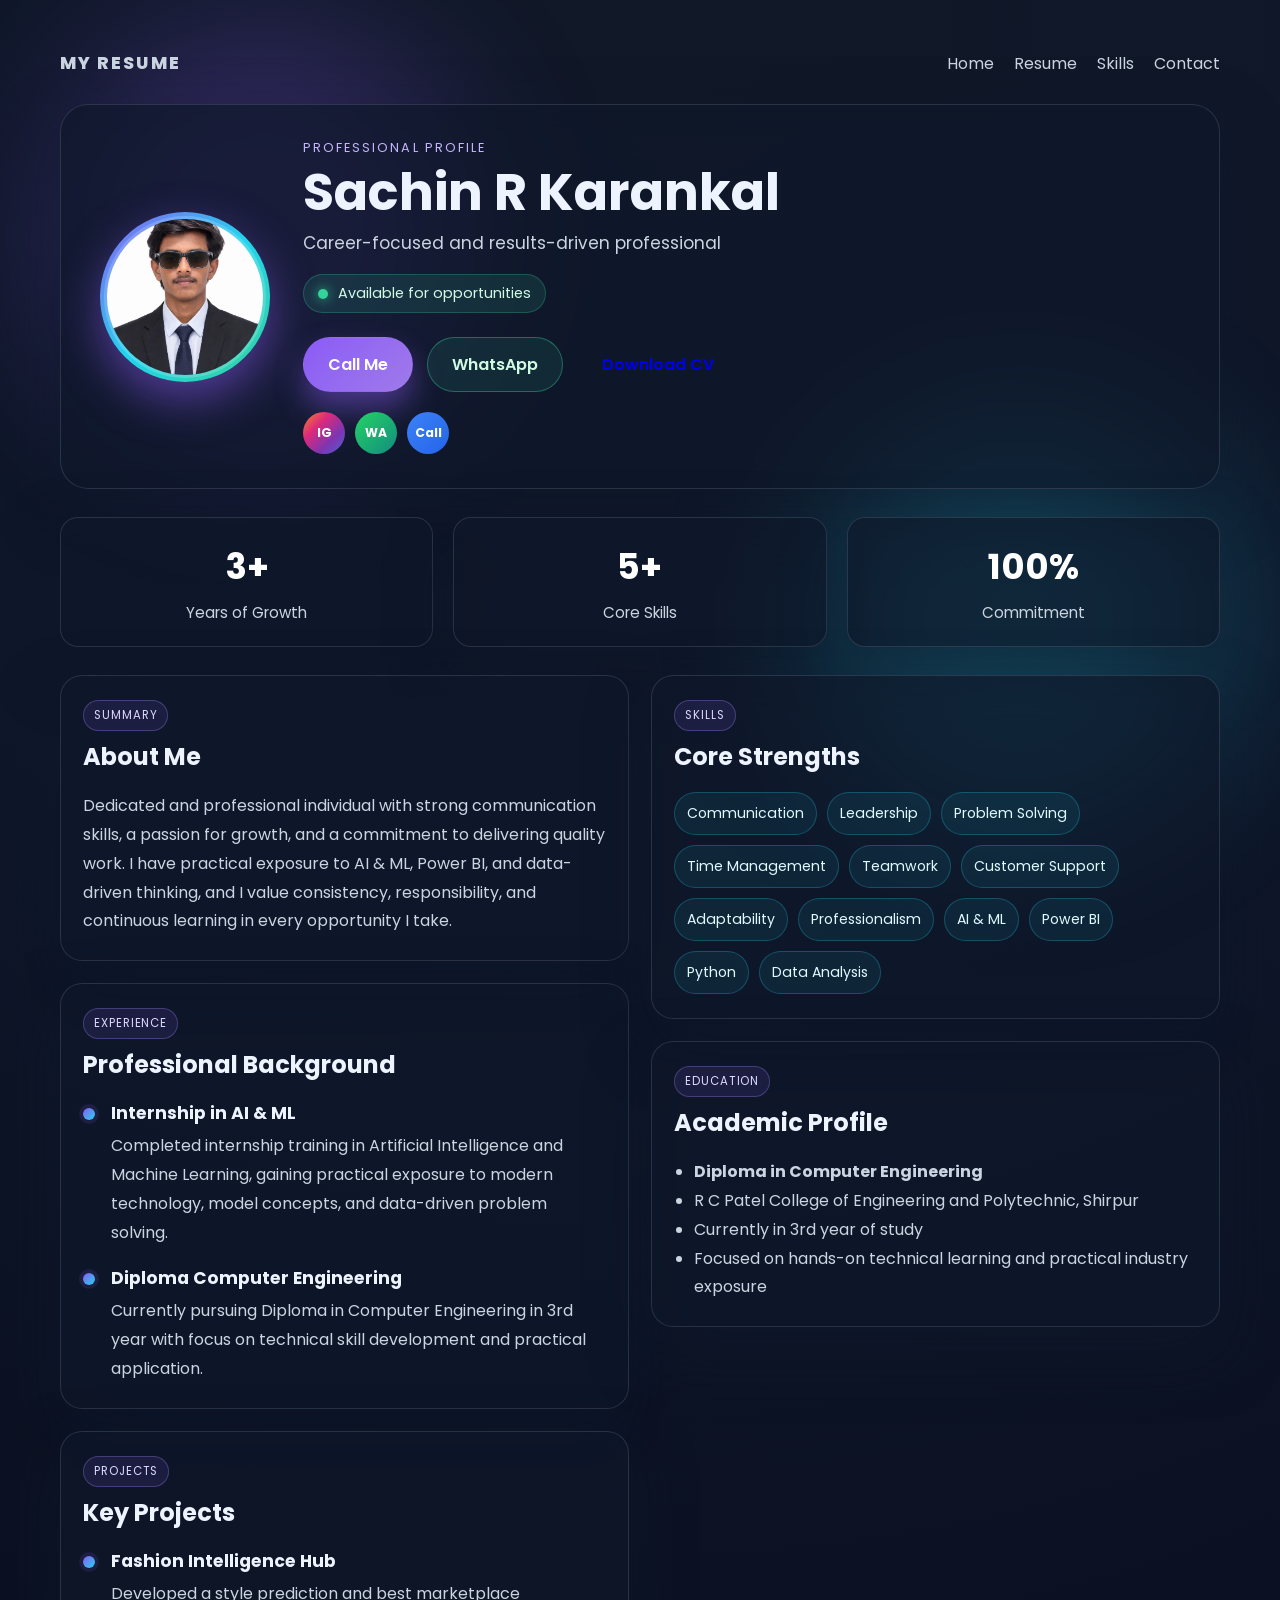
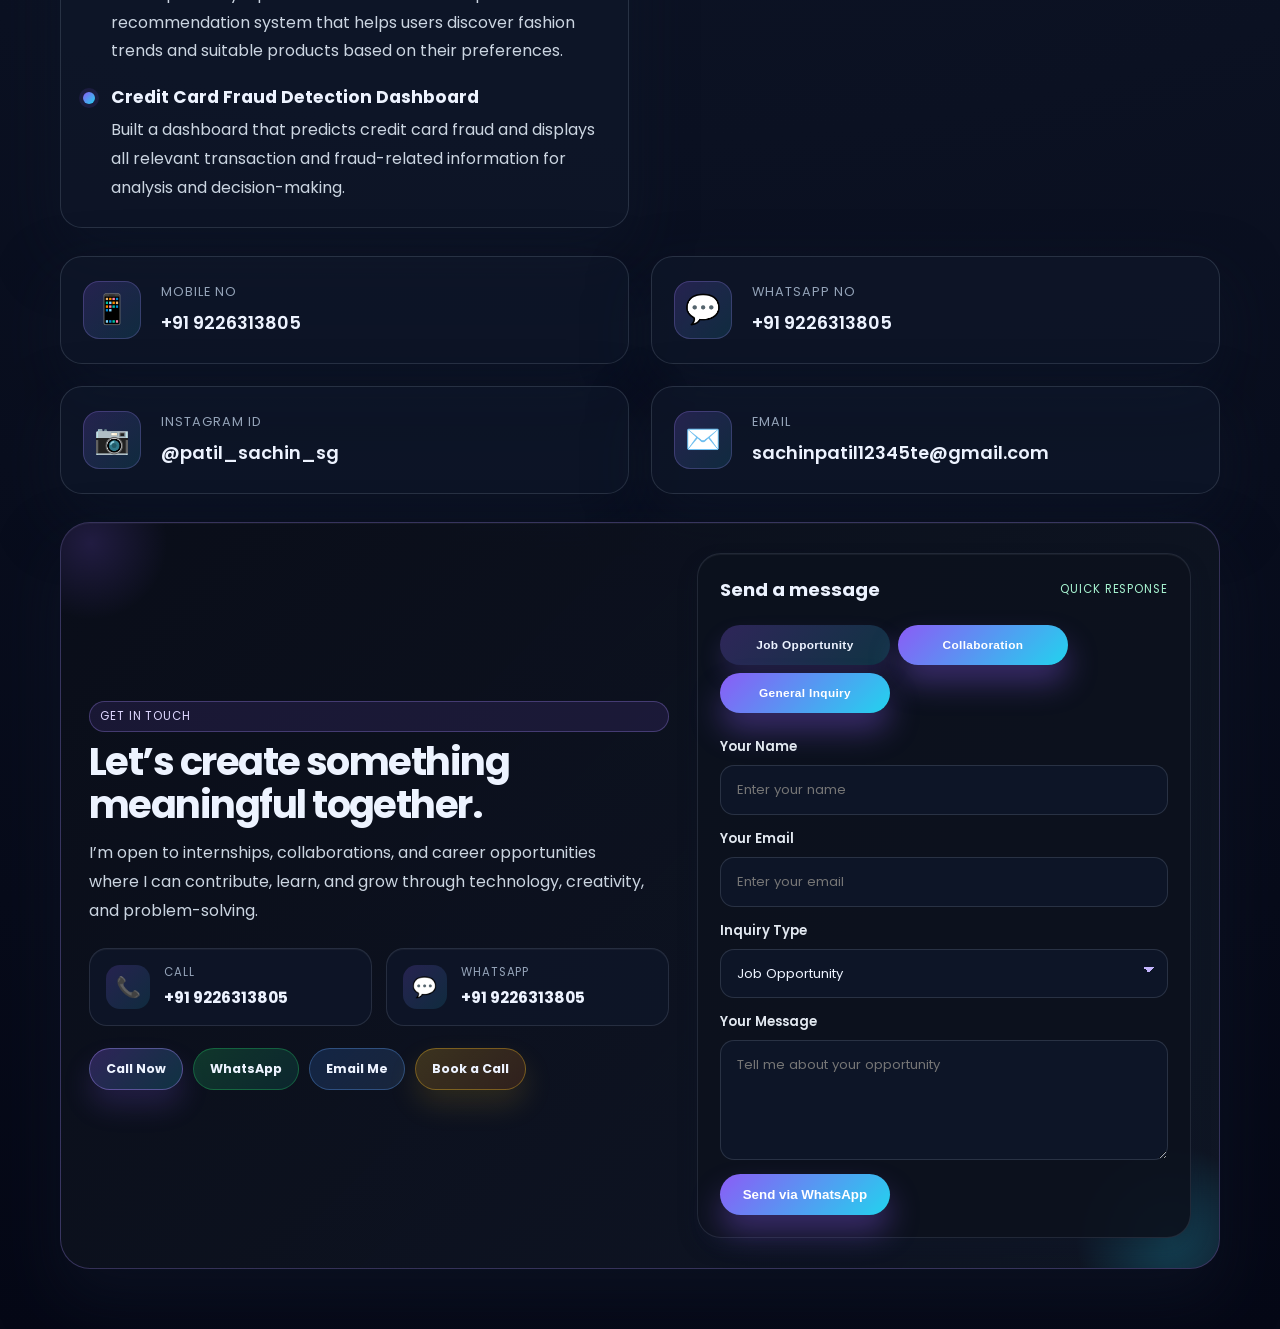
<file: index.html>
<!DOCTYPE html>
<html lang="en">
  <head>
    <meta charset="UTF-8" />
    <meta name="viewport" content="width=device-width, initial-scale=1.0" />
    <title>Sachin R Karankal | Resume</title>
    <meta
      name="description"
      content="Live resume and personal portfolio for Sachin R Karankal with contact, skills, experience, and education details."
    />
    <link rel="preconnect" href="https://fonts.googleapis.com" />
    <link rel="preconnect" href="https://fonts.gstatic.com" crossorigin />
    <link
      href="https://fonts.googleapis.com/css2?family=Poppins:wght@400;500;600;700;800&display=swap"
      rel="stylesheet"
    />
    <link rel="stylesheet" href="styles.css" />
  </head>
  <body>
    <div class="background-glow glow-one"></div>
    <div class="background-glow glow-two"></div>

    <div class="page-shell">
      <header class="topbar">
        <div class="brand">MY RESUME</div>
        <nav class="nav">
          <a href="#home">Home</a>
          <a href="#resume">Resume</a>
          <a href="#skills">Skills</a>
          <a href="#contact">Contact</a>
        </nav>
      </header>

      <main class="hero" id="home">
        <section class="profile-card reveal">
          <div class="avatar-wrap">
            <div class="avatar-frame">
              <img
                src="ae1c50ea0808b5c9713262096ec880877b22d108595d8da593c5ed6d5f5ffd43.png"
                alt="Sachin R Karankal profile"
              />
            </div>
          </div>

          <div class="profile-info">
            <p class="eyebrow">Professional profile</p>
            <h1>Sachin R Karankal</h1>
            <p class="tagline">Career-focused and results-driven professional</p>

            <div class="status-row">
              <span class="status-dot"></span>
              Available for opportunities
            </div>

            <div class="actions">
              <a class="btn primary" href="tel:+919226313805">Call Me</a>
              <a class="btn secondary" href="https://wa.me/919226313805" target="_blank" rel="noreferrer">WhatsApp</a>
              <a class="btn ghost" href="Sachin_R_Karankal_CV.docx" download>Download CV</a>
            </div>

            <div class="social-row">
              <a href="https://instagram.com/patil_sachin_sg" target="_blank" rel="noreferrer" aria-label="Instagram" class="social-link instagram">IG</a>
              <a href="https://wa.me/919226313805" target="_blank" rel="noreferrer" aria-label="WhatsApp" class="social-link whatsapp">WA</a>
              <a href="tel:+919226313805" aria-label="Phone" class="social-link phone">Call</a>
            </div>
          </div>
        </section>

        <section class="stats-grid reveal">
          <div class="stat-box">
            <strong>3+</strong>
            <span>Years of Growth</span>
          </div>
          <div class="stat-box">
            <strong>5+</strong>
            <span>Core Skills</span>
          </div>
          <div class="stat-box">
            <strong>100%</strong>
            <span>Commitment</span>
          </div>
        </section>

        <section id="resume" class="resume-layout reveal">
          <div class="resume-column">
            <div class="panel">
              <div class="section-header">
                <span class="mini-badge">Summary</span>
                <h2>About Me</h2>
              </div>
              <p>
                Dedicated and professional individual with strong communication skills,
                a passion for growth, and a commitment to delivering quality work.
                I have practical exposure to AI & ML, Power BI, and data-driven thinking,
                and I value consistency, responsibility, and continuous learning in every
                opportunity I take.
              </p>
            </div>

            <div class="panel">
              <div class="section-header">
                <span class="mini-badge">Experience</span>
                <h2>Professional Background</h2>
              </div>

              <div class="timeline">
                <div class="timeline-item">
                  <div class="dot"></div>
                  <div>
                    <h3>Internship in AI & ML</h3>
                    <p>Completed internship training in Artificial Intelligence and Machine Learning, gaining practical exposure to modern technology, model concepts, and data-driven problem solving.</p>
                  </div>
                </div>
                <div class="timeline-item">
                  <div class="dot"></div>
                  <div>
                    <h3>Diploma Computer Engineering</h3>
                    <p>Currently pursuing Diploma in Computer Engineering in 3rd year with focus on technical skill development and practical application.</p>
                  </div>
                </div>
              </div>
            </div>

            <div class="panel">
              <div class="section-header">
                <span class="mini-badge">Projects</span>
                <h2>Key Projects</h2>
              </div>

              <div class="timeline">
                <div class="timeline-item">
                  <div class="dot"></div>
                  <div>
                    <h3>Fashion Intelligence Hub</h3>
                    <p>Developed a style prediction and best marketplace recommendation system that helps users discover fashion trends and suitable products based on their preferences.</p>
                  </div>
                </div>
                <div class="timeline-item">
                  <div class="dot"></div>
                  <div>
                    <h3>Credit Card Fraud Detection Dashboard</h3>
                    <p>Built a dashboard that predicts credit card fraud and displays all relevant transaction and fraud-related information for analysis and decision-making.</p>
                  </div>
                </div>
              </div>
            </div>
          </div>

          <div class="resume-column">
            <div class="panel" id="skills">
              <div class="section-header">
                <span class="mini-badge">Skills</span>
                <h2>Core Strengths</h2>
              </div>
              <div class="skill-tags">
                <span>Communication</span>
                <span>Leadership</span>
                <span>Problem Solving</span>
                <span>Time Management</span>
                <span>Teamwork</span>
                <span>Customer Support</span>
                <span>Adaptability</span>
                <span>Professionalism</span>
                <span>AI & ML</span>
                <span>Power BI</span>
                <span>Python</span>
                <span>Data Analysis</span>
              </div>
            </div>

            <div class="panel">
              <div class="section-header">
                <span class="mini-badge">Education</span>
                <h2>Academic Profile</h2>
              </div>
              <ul class="education-list">
                <li><strong>Diploma in Computer Engineering</strong></li>
                <li>R C Patel College of Engineering and Polytechnic, Shirpur</li>
                <li>Currently in 3rd year of study</li>
                <li>Focused on hands-on technical learning and practical industry exposure</li>
              </ul>
            </div>
          </div>
        </section>

        <section id="contact" class="info-grid reveal">
          <article class="info-box card-animate">
            <span class="icon">📱</span>
            <div>
              <p class="label">Mobile No</p>
              <h3>+91 9226313805</h3>
            </div>
          </article>

          <article class="info-box card-animate">
            <span class="icon">💬</span>
            <div>
              <p class="label">WhatsApp No</p>
              <h3>+91 9226313805</h3>
            </div>
          </article>

          <article class="info-box card-animate">
            <span class="icon">📷</span>
            <div>
              <p class="label">Instagram ID</p>
              <h3>@patil_sachin_sg</h3>
            </div>
          </article>

          <article class="info-box card-animate">
            <span class="icon">✉️</span>
            <div>
              <p class="label">Email</p>
              <h3>sachinpatil12345te@gmail.com</h3>
            </div>
          </article>
        </section>

        <section class="contact-panel reveal">
          <div class="contact-copy">
            <span class="mini-badge">Get in touch</span>
            <h2>Let’s create something meaningful together.</h2>
            <p>
              I’m open to internships, collaborations, and career opportunities where I can contribute,
              learn, and grow through technology, creativity, and problem-solving.
            </p>

            <div class="contact-highlight-grid">
              <div class="contact-highlight">
                <span>📞</span>
                <div>
                  <small>Call</small>
                  <strong>+91 9226313805</strong>
                </div>
              </div>
              <div class="contact-highlight">
                <span>💬</span>
                <div>
                  <small>WhatsApp</small>
                  <strong>+91 9226313805</strong>
                </div>
              </div>
            </div>

            <div class="contact-actions">
              <a class="contact-chip primary" href="tel:+919226313805">Call Now</a>
              <a class="contact-chip whatsapp" href="https://wa.me/919226313805" target="_blank" rel="noreferrer">WhatsApp</a>
              <a class="contact-chip email" href="mailto:sachinpatil12345te@gmail.com">Email Me</a>
              <a class="contact-chip premium" href="https://wa.me/919226313805?text=Hi%20Sachin%2C%20I%20would%20like%20to%20book%20a%20quick%20call." target="_blank" rel="noreferrer">Book a Call</a>
            </div>
          </div>

          <form class="contact-form">
            <div class="form-header">
              <h3>Send a message</h3>
              <span>Quick response</span>
            </div>

            <div class="quick-choice-row" aria-label="Choose your inquiry type">
              <button type="button" class="quick-choice active" data-choice="Job Opportunity">Job Opportunity</button>
              <button type="button" class="quick-choice" data-choice="Collaboration">Collaboration</button>
              <button type="button" class="quick-choice" data-choice="General Inquiry">General Inquiry</button>
            </div>

            <input type="hidden" name="userType" value="Job Opportunity" />

            <label class="form-field">
              <span>Your Name</span>
              <input type="text" name="name" placeholder="Enter your name" aria-label="Your Name" />
            </label>

            <label class="form-field">
              <span>Your Email</span>
              <input type="email" name="email" placeholder="Enter your email" aria-label="Your Email" />
            </label>

            <label class="form-field">
              <span>Inquiry Type</span>
              <select name="inquiryType" aria-label="Inquiry Type">
                <option value="Job Opportunity">Job Opportunity</option>
                <option value="Collaboration">Collaboration</option>
                <option value="General Inquiry">General Inquiry</option>
              </select>
            </label>

            <label class="form-field">
              <span>Your Message</span>
              <textarea name="message" rows="4" placeholder="Tell me about your opportunity" aria-label="Your Message"></textarea>
            </label>

            <button type="submit">Send via WhatsApp</button>
          </form>
        </section>
      </main>
    </div>

    <script src="script.js"></script>
  </body>
</html>
</file>
<file: styles.css>
:root {
  --bg-dark: #050816;
  --bg-mid: #0f172a;
  --card-bg: rgba(15, 23, 42, 0.7);
  --card-border: rgba(148, 163, 184, 0.2);
  --primary: #8b5cf6;
  --primary-2: #22d3ee;
  --accent: #34d399;
  --text: #edf3ff;
  --muted: #cbd5e1;
  --soft: #94a3b8;
  --shadow: 0 25px 60px rgba(15, 23, 42, 0.55);
}

* {
  box-sizing: border-box;
  margin: 0;
  padding: 0;
}

html {
  scroll-behavior: smooth;
}

body {
  position: relative;
  min-height: 100vh;
  font-family: "Poppins", sans-serif;
  background: radial-gradient(circle at top, #111827 0%, var(--bg-mid) 30%, var(--bg-dark) 100%);
  color: var(--text);
  overflow-x: hidden;
}

.background-glow {
  position: fixed;
  width: 420px;
  height: 420px;
  border-radius: 50%;
  filter: blur(80px);
  opacity: 0.28;
  z-index: 0;
  animation: floatGlow 8s ease-in-out infinite alternate;
}

.glow-one {
  background: #8b5cf6;
  top: 3%;
  left: 4%;
}

.glow-two {
  background: #22d3ee;
  right: 4%;
  bottom: 8%;
  animation-delay: 2s;
}

.page-shell {
  position: relative;
  z-index: 1;
  max-width: 1200px;
  margin: 0 auto;
  padding: 32px 20px 60px;
}

.topbar {
  display: flex;
  justify-content: space-between;
  align-items: center;
  padding: 18px 0 28px;
}

.brand {
  font-size: 1.08rem;
  font-weight: 800;
  letter-spacing: 0.12em;
  color: var(--muted);
}

.nav {
  display: flex;
  gap: 20px;
}

.nav a {
  color: var(--muted);
  text-decoration: none;
  transition: color 0.2s ease;
}

.nav a:hover {
  color: var(--text);
}

.hero {
  display: flex;
  flex-direction: column;
  gap: 28px;
}

.profile-card,
.info-box,
.panel,
.stat-box,
.about-card {
  background: var(--card-bg);
  border: 1px solid var(--card-border);
  box-shadow: var(--shadow);
  backdrop-filter: blur(12px);
}

.profile-card {
  display: grid;
  grid-template-columns: 180px 1fr;
  align-items: center;
  gap: 28px;
  padding: 34px;
  border-radius: 28px;
  transform: translateY(20px);
  animation: fadeUp 0.8s ease forwards;
}

.avatar-wrap {
  display: flex;
  justify-content: center;
  align-items: center;
}

.avatar-frame {
  position: relative;
  width: 170px;
  height: 170px;
  border-radius: 50%;
  padding: 4px;
  background: linear-gradient(135deg, var(--primary), var(--primary-2), var(--accent));
  box-shadow: 0 18px 44px rgba(139, 92, 246, 0.5);
  animation: pulse 3s ease-in-out infinite;
}

.avatar-frame img {
  width: 100%;
  height: 100%;
  object-fit: cover;
  border-radius: 50%;
  display: block;
  border: 3px solid rgba(255, 255, 255, 0.18);
}

.eyebrow {
  color: #c4b5fd;
  font-size: 0.8rem;
  letter-spacing: 0.16em;
  text-transform: uppercase;
  margin-bottom: 8px;
}

.profile-info h1 {
  font-size: clamp(2.3rem, 4vw, 4rem);
  line-height: 1.08;
  margin-bottom: 10px;
}

.tagline {
  font-size: 1.06rem;
  color: var(--muted);
}

.status-row {
  display: inline-flex;
  align-items: center;
  gap: 10px;
  margin-top: 18px;
  padding: 8px 14px;
  border-radius: 999px;
  background: rgba(52, 211, 153, 0.12);
  border: 1px solid rgba(52, 211, 153, 0.25);
  color: #d1fae5;
  font-size: 0.9rem;
}

.status-dot {
  width: 10px;
  height: 10px;
  border-radius: 50%;
  background: var(--accent);
  box-shadow: 0 0 12px rgba(52, 211, 153, 0.9);
}

.actions {
  display: flex;
  gap: 14px;
  flex-wrap: wrap;
  margin-top: 24px;
}

.social-row {
  display: flex;
  gap: 10px;
  flex-wrap: wrap;
  margin-top: 20px;
}

.social-link {
  display: inline-flex;
  align-items: center;
  justify-content: center;
  width: 42px;
  height: 42px;
  border-radius: 50%;
  text-decoration: none;
  font-size: 0.77rem;
  font-weight: 700;
  color: white;
  transition: transform 0.2s ease, filter 0.2s ease;
}

.social-link:hover {
  transform: translateY(-3px);
  filter: brightness(1.1);
}

.social-link.instagram {
  background: linear-gradient(135deg, #f58529, #dd2a7b, #8134af, #515bd4);
}

.social-link.whatsapp {
  background: linear-gradient(135deg, #25d366, #128c7e);
}

.social-link.phone {
  background: linear-gradient(135deg, #3b82f6, #2563eb);
}

.btn {
  display: inline-block;
  padding: 14px 24px;
  border-radius: 999px;
  text-decoration: none;
  border: 1px solid transparent;
  font-weight: 600;
  transition: transform 0.25s ease, box-shadow 0.25s ease, filter 0.25s ease;
}

.btn:hover {
  filter: brightness(1.1);
  box-shadow: 0 18px 30px rgba(139, 92, 246, 0.28);
}

.btn.primary {
  background: linear-gradient(135deg, var(--primary), #9f7aea);
  color: white;
  box-shadow: 0 16px 30px rgba(139, 92, 246, 0.45);
}

.btn.secondary {
  background: rgba(52, 211, 153, 0.1);
  color: #d1fae5;
  border-color: rgba(52, 211, 153, 0.4);
}

.info-grid {
  display: grid;
  grid-template-columns: repeat(2, minmax(240px, 1fr));
  gap: 22px;
}

.info-box {
  display: flex;
  align-items: center;
  gap: 20px;
  padding: 24px 22px;
  border-radius: 22px;
  transition: transform 0.25s ease, border-color 0.25s ease;
}

.card-animate {
  animation: fadeUp 0.9s ease forwards;
}

.info-box:hover {
  transform: translateY(-6px);
  border-color: rgba(167, 139, 250, 0.5);
}

.icon {
  width: 58px;
  height: 58px;
  display: grid;
  place-items: center;
  font-size: 1.8rem;
  border-radius: 16px;
  background: linear-gradient(135deg, rgba(139, 92, 246, 0.2), rgba(34, 211, 238, 0.12));
  box-shadow: inset 0 0 0 1px rgba(167, 139, 250, 0.24);
}

.label {
  font-size: 0.8rem;
  color: var(--soft);
  text-transform: uppercase;
  letter-spacing: 0.08em;
  margin-bottom: 8px;
}

.info-box h3 {
  font-size: 1.12rem;
  color: var(--text);
  font-weight: 600;
}

.stats-grid {
  display: grid;
  grid-template-columns: repeat(3, minmax(180px, 1fr));
  gap: 20px;
}

.stat-box {
  padding: 22px 18px;
  border-radius: 18px;
  display: flex;
  flex-direction: column;
  gap: 8px;
  text-align: center;
}

.stat-box strong {
  font-size: clamp(1.5rem, 3vw, 2.2rem);
  color: white;
}

.stat-box span {
  color: var(--muted);
  font-size: 0.95rem;
}

.resume-layout {
  display: grid;
  grid-template-columns: repeat(2, minmax(250px, 1fr));
  gap: 22px;
}

.resume-column {
  display: flex;
  flex-direction: column;
  gap: 22px;
}

.panel {
  padding: 24px 22px;
  border-radius: 22px;
}

.section-header {
  margin-bottom: 18px;
}

.mini-badge {
  display: inline-block;
  padding: 6px 10px;
  border-radius: 999px;
  background: rgba(139, 92, 246, 0.12);
  border: 1px solid rgba(167, 139, 250, 0.3);
  color: #ddd6fe;
  font-size: 0.72rem;
  letter-spacing: 0.08em;
  text-transform: uppercase;
  margin-bottom: 8px;
}

.section-header h2 {
  font-size: 1.5rem;
}

.panel p,
.education-list,
.timeline-item p {
  color: var(--muted);
  line-height: 1.8;
}

.timeline {
  display: flex;
  flex-direction: column;
  gap: 18px;
}

.timeline-item {
  display: grid;
  grid-template-columns: 14px 1fr;
  gap: 14px;
  align-items: start;
}

.dot {
  width: 12px;
  height: 12px;
  border-radius: 50%;
  background: linear-gradient(135deg, var(--primary), var(--primary-2));
  margin-top: 8px;
  box-shadow: 0 0 0 4px rgba(139, 92, 246, 0.12);
}

.timeline-item h3 {
  margin-bottom: 6px;
  font-size: 1.08rem;
}

.skill-tags {
  display: flex;
  flex-wrap: wrap;
  gap: 10px;
}

.skill-tags span {
  padding: 10px 12px;
  background: rgba(34, 211, 238, 0.08);
  border: 1px solid rgba(34, 211, 238, 0.25);
  border-radius: 999px;
  color: #dff9ff;
  font-size: 0.88rem;
}

.education-list {
  padding-left: 20px;
}

.about-card {
  padding: 28px 26px;
  border-radius: 22px;
  animation: fadeUp 1s ease forwards;
}

.about-card h2 {
  margin-bottom: 12px;
  font-size: 1.7rem;
}

.about-card p {
  color: var(--muted);
  line-height: 1.8;
}

.contact-panel {
  display: grid;
  grid-template-columns: 1.08fr 0.92fr;
  gap: 28px;
  padding: 30px 28px;
  border-radius: 30px;
  background: linear-gradient(135deg, rgba(10, 14, 25, 0.96), rgba(17, 24, 39, 0.88));
  border: 1px solid rgba(167, 139, 250, 0.28);
  box-shadow: 0 30px 60px rgba(15, 23, 42, 0.5), inset 0 1px 0 rgba(255,255,255,0.04);
  overflow: hidden;
  position: relative;
}

.contact-panel::before {
  content: "";
  position: absolute;
  right: -60px;
  bottom: -80px;
  width: 220px;
  height: 220px;
  border-radius: 50%;
  background: radial-gradient(circle, rgba(34, 211, 238, 0.24), transparent 60%);
}

.contact-panel::after {
  content: "";
  position: absolute;
  left: -60px;
  top: -70px;
  width: 180px;
  height: 180px;
  border-radius: 50%;
  background: radial-gradient(circle, rgba(139, 92, 246, 0.18), transparent 60%);
}

.contact-copy,
.contact-form {
  position: relative;
  z-index: 1;
}

.contact-copy {
  display: flex;
  flex-direction: column;
  justify-content: center;
}

.contact-copy h2 {
  font-size: clamp(2rem, 3vw, 2.9rem);
  margin-bottom: 12px;
  line-height: 1.14;
  letter-spacing: -0.04em;
}

.contact-copy p {
  color: var(--muted);
  line-height: 1.8;
  max-width: 560px;
}

.contact-highlight-grid {
  display: grid;
  grid-template-columns: repeat(2, minmax(180px, 1fr));
  gap: 14px;
  margin-top: 22px;
}

.contact-highlight {
  display: flex;
  align-items: center;
  gap: 14px;
  padding: 15px 16px;
  border-radius: 18px;
  background: rgba(15, 23, 42, 0.78);
  border: 1px solid rgba(148, 163, 184, 0.18);
  box-shadow: inset 0 1px 0 rgba(255,255,255,0.04);
}

.contact-highlight span {
  width: 44px;
  height: 44px;
  display: grid;
  place-items: center;
  border-radius: 14px;
  background: linear-gradient(135deg, rgba(139, 92, 246, 0.2), rgba(34, 211, 238, 0.12));
  font-size: 1.25rem;
}

.contact-highlight small {
  display: block;
  color: var(--soft);
  font-size: 0.72rem;
  margin-bottom: 4px;
  letter-spacing: 0.08em;
  text-transform: uppercase;
}

.contact-highlight strong {
  font-size: 0.98rem;
  color: var(--text);
}

.contact-actions {
  display: flex;
  flex-wrap: wrap;
  gap: 10px;
  margin-top: 22px;
}

.contact-chip {
  display: inline-flex;
  align-items: center;
  justify-content: center;
  padding: 11px 16px;
  border-radius: 999px;
  text-decoration: none;
  font-size: 0.78rem;
  font-weight: 700;
  color: var(--text);
  background: rgba(148, 163, 184, 0.12);
  border: 1px solid rgba(148, 163, 184, 0.2);
  transition: transform 0.2s ease, filter 0.2s ease, box-shadow 0.2s ease;
}

.contact-chip.primary {
  background: linear-gradient(135deg, rgba(139, 92, 246, 0.28), rgba(34, 211, 238, 0.18));
  border-color: rgba(167, 139, 250, 0.42);
  box-shadow: 0 16px 28px rgba(139, 92, 246, 0.18);
}

.contact-chip:hover {
  transform: translateY(-2px);
  filter: brightness(1.08);
  box-shadow: 0 14px 24px rgba(139, 92, 246, 0.22);
}

.contact-chip.whatsapp {
  background: linear-gradient(135deg, rgba(37, 211, 102, 0.2), rgba(18, 140, 126, 0.18));
  border-color: rgba(37, 211, 102, 0.32);
}

.contact-chip.email {
  background: linear-gradient(135deg, rgba(59, 130, 246, 0.18), rgba(96, 165, 250, 0.14));
  border-color: rgba(96, 165, 250, 0.34);
}

.contact-chip.premium {
  background: linear-gradient(135deg, rgba(251, 191, 36, 0.2), rgba(249, 115, 22, 0.15));
  border-color: rgba(251, 191, 36, 0.35);
  box-shadow: 0 14px 30px rgba(251, 191, 36, 0.14);
}

.quick-choice-row {
  display: flex;
  flex-wrap: wrap;
  gap: 8px;
  margin: 2px 0 10px;
}

.quick-choice {
  border: 1px solid rgba(148, 163, 184, 0.22);
  background: rgba(15, 23, 42, 0.85);
  color: var(--muted);
  border-radius: 999px;
  padding: 9px 12px;
  font-size: 0.74rem;
  font-weight: 700;
  letter-spacing: 0.03em;
  cursor: pointer;
  transition: all 0.2s ease;
}

.quick-choice.active {
  background: linear-gradient(135deg, rgba(139, 92, 246, 0.28), rgba(34, 211, 238, 0.18));
  border-color: rgba(167, 139, 250, 0.42);
  color: var(--text);
  box-shadow: 0 12px 22px rgba(139, 92, 246, 0.18);
}

.contact-form {
  display: flex;
  flex-direction: column;
  gap: 14px;
  padding: 22px;
  border-radius: 24px;
  background: rgba(12, 18, 30, 0.92);
  border: 1px solid rgba(148, 163, 184, 0.16);
  box-shadow: inset 0 1px 0 rgba(255,255,255,0.05), 0 10px 18px rgba(15,23,42,0.34);
}

.form-header {
  display: flex;
  align-items: center;
  justify-content: space-between;
  gap: 8px;
  margin-bottom: 6px;
}

.form-header h3 {
  font-size: 1.14rem;
}

.form-header span {
  font-size: 0.72rem;
  letter-spacing: 0.08em;
  text-transform: uppercase;
  color: #a7f3d0;
}

.form-field {
  display: flex;
  flex-direction: column;
  gap: 8px;
  color: var(--muted);
  font-size: 0.82rem;
}

.form-field span {
  color: #e2e8f0;
  font-weight: 600;
}

.contact-form input,
.contact-form textarea,
.contact-form select {
  width: 100%;
  border: 1px solid rgba(148, 163, 184, 0.2);
  background: rgba(15, 23, 42, 0.85);
  color: var(--text);
  border-radius: 14px;
  padding: 14px 16px;
  font: inherit;
  outline: none;
  transition: border-color 0.2s ease, box-shadow 0.2s ease, transform 0.2s ease;
}

.contact-form input:focus,
.contact-form textarea:focus,
.contact-form select:focus {
  border-color: rgba(139, 92, 246, 0.82);
  box-shadow: 0 0 0 3px rgba(139, 92, 246, 0.18);
  transform: translateY(-1px);
}

.contact-form textarea {
  min-height: 120px;
  resize: vertical;
}

.contact-form select {
  appearance: none;
  background-image: linear-gradient(45deg, transparent 50%, #c4b5fd 50%), linear-gradient(135deg, #c4b5fd 50%, transparent 50%);
  background-position: calc(100% - 18px) calc(50% - 3px), calc(100% - 12px) calc(50% - 3px);
  background-size: 6px 6px, 6px 6px;
  background-repeat: no-repeat;
}

.contact-form button {
  width: fit-content;
  min-width: 170px;
  padding: 13px 20px;
  border: none;
  border-radius: 999px;
  background: linear-gradient(135deg, var(--primary), var(--primary-2));
  color: white;
  font-weight: 700;
  cursor: pointer;
  box-shadow: 0 18px 30px rgba(139, 92, 246, 0.35);
  transition: transform 0.2s ease, filter 0.2s ease;
}

.contact-form button:hover {
  transform: translateY(-2px);
  filter: brightness(1.08);
}

.reveal {
  opacity: 0;
  animation: fadeUp 0.9s ease forwards;
}

@media (max-width: 700px) {
  .contact-panel {
    grid-template-columns: 1fr;
    padding: 22px 18px;
  }

  .contact-highlight-grid {
    grid-template-columns: 1fr;
  }

  .contact-form button {
    width: 100%;
  }
}
@keyframes fadeUp {
  from {
    opacity: 0;
    transform: translateY(18px);
  }
  to {
    opacity: 1;
    transform: translateY(0);
  }
}

@keyframes pulse {
  0%, 100% {
    transform: scale(1);
    box-shadow: 0 18px 44px rgba(139, 92, 246, 0.5);
  }
  50% {
    transform: scale(1.04);
    box-shadow: 0 20px 52px rgba(34, 211, 238, 0.38);
  }
}

@keyframes floatGlow {
  0% {
    transform: translateY(0) translateX(0) scale(1);
  }
  100% {
    transform: translateY(-30px) translateX(18px) scale(1.08);
  }
}

@media (max-width: 700px) {
  .topbar {
    flex-direction: column;
    gap: 14px;
  }

  .nav {
    flex-wrap: wrap;
    justify-content: center;
  }

  .profile-card {
    grid-template-columns: 1fr;
    text-align: center;
    padding: 26px 18px;
  }

  .actions,
  .social-row,
  .status-row {
    justify-content: center;
  }

  .stats-grid,
  .resume-layout,
  .info-grid {
    grid-template-columns: 1fr;
  }

  .info-box {
    gap: 14px;
    padding: 20px 18px;
  }
}
</file>
